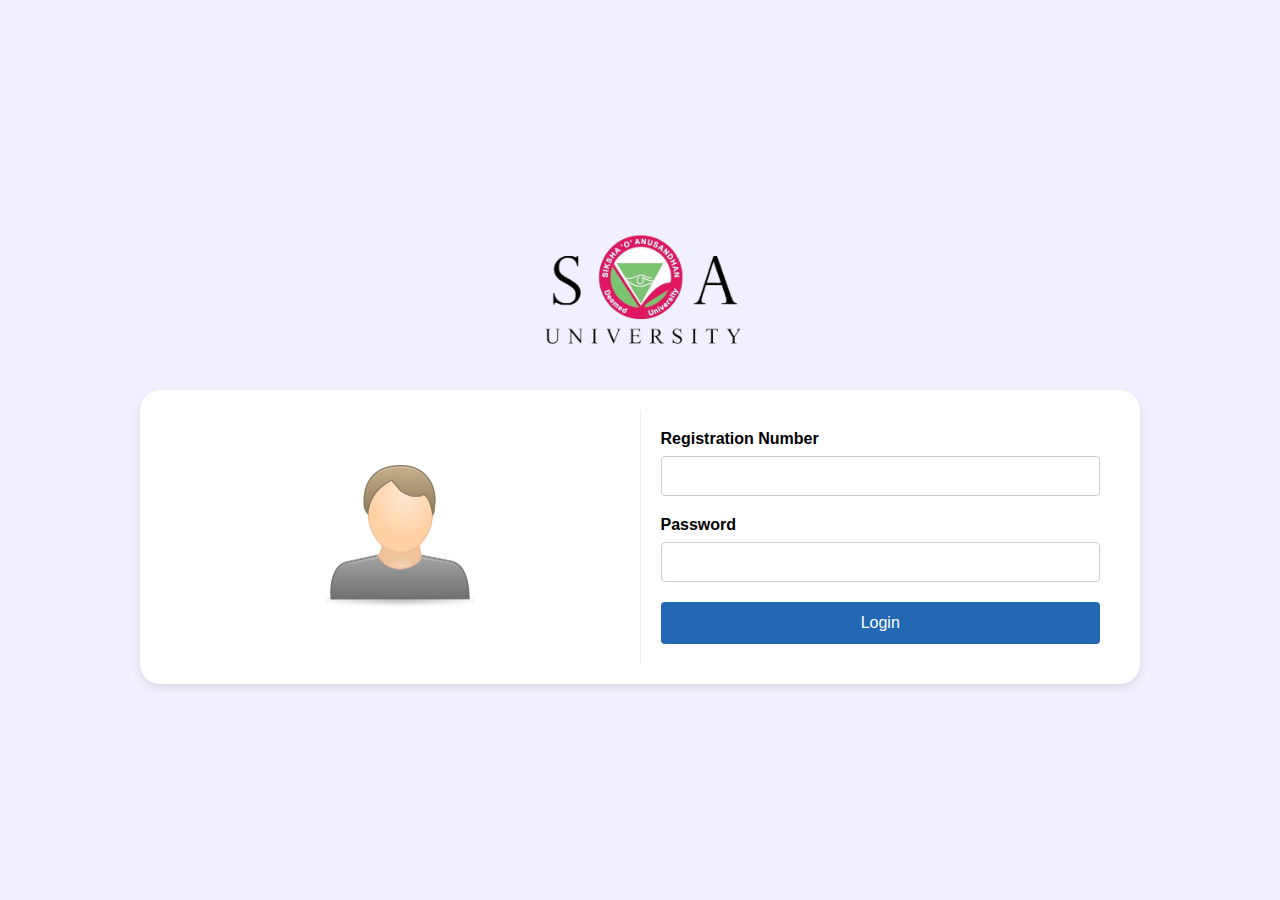
<file: Frontend/index.html>
<!DOCTYPE html>
<html lang="en">
<head>
    <meta charset="UTF-8">
    <meta name="viewport" content="width=device-width, initial-scale=1.0">
    <title>SOA University Login</title>
    <link rel="stylesheet" href="styles.css">
</head>
<body>
    <div class="container">
        <div class="header">
            <div class="logo-center">
                <!-- Placeholder for your SOA logo PNG -->
                <img src="soa logo.png" alt="SOA University Logo" class="soa-logo">
            </div>
        </div>

        <div class="login-card">
            <div class="login-left">
                <!-- Simple user icon as in the design -->
                <img src="user.png" alt="User Icon" class="user-icon">
            </div>
            <div class="login-right">
                <div class="form-group">
                    <label for="userId">Registration Number</label>
                    <input type="text" id="userId" class="form-control">
                </div>
                <div class="form-group">
                    <label for="password">Password</label>
                    <input type="password" id="password" class="form-control">
                </div>
                <button class="btn-login" id="loginBtn">Login</button>
                
            </div>
        </div>
    </div>

    <script src="scripts.js"></script>
</body>
</html>
</file>
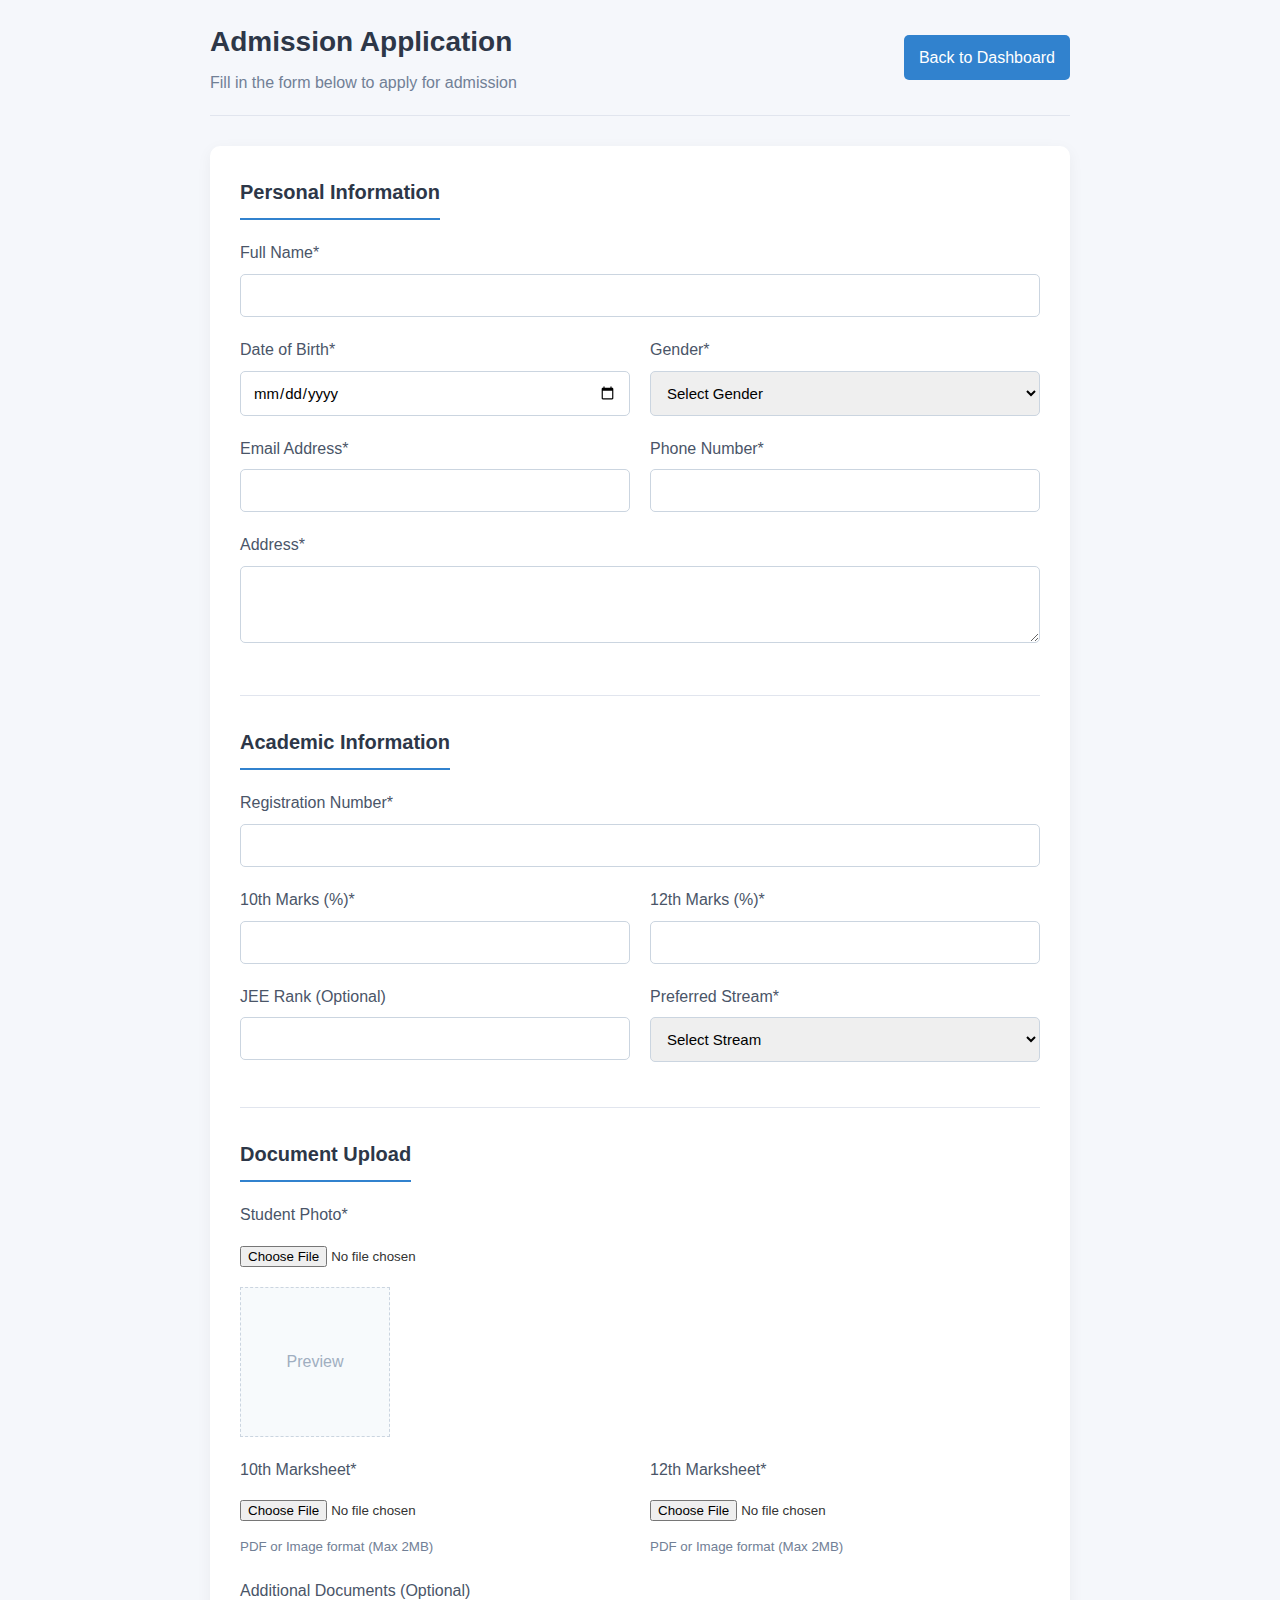
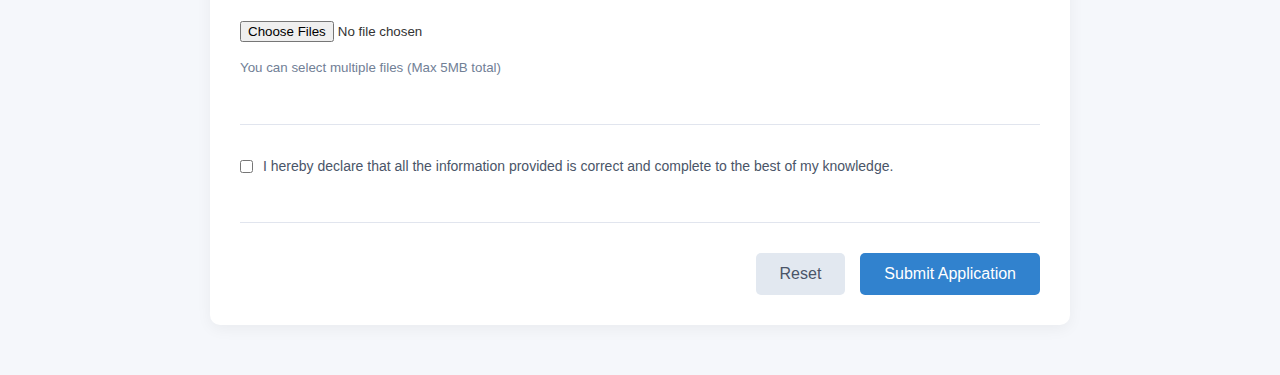
<file: Frontend/admission.html>
<!DOCTYPE html>
<html lang="en">
<head>
    <meta charset="UTF-8">
    <meta name="viewport" content="width=device-width, initial-scale=1.0">
    <title>Admission Details</title>
    <link rel="stylesheet" href="admission.css">
</head>
<body>
    <div class="container">
        <header>
            <div class="header-content">
                <h1>Admission Application</h1>
                <p>Fill in the form below to apply for admission</p>
            </div>
            <div class="home-button">
                <a href="dashboard.html">Back to Dashboard</a>
            </div>
        </header>

        <div class="form-container">
            <form id="admissionForm">
                <div class="form-section personal-info">
                    <h2>Personal Information</h2>
                    
                    <div class="form-group">
                        <label for="studentName">Full Name*</label>
                        <input type="text" id="studentName" name="studentName" required>
                    </div>
                    
                    <div class="form-row">
                        <div class="form-group">
                            <label for="dateOfBirth">Date of Birth*</label>
                            <input type="date" id="dateOfBirth" name="dateOfBirth" required>
                        </div>
                        
                        <div class="form-group">
                            <label for="gender">Gender*</label>
                            <select id="gender" name="gender" required>
                                <option value="" disabled selected>Select Gender</option>
                                <option value="male">Male</option>
                                <option value="female">Female</option>
                                <option value="other">Other</option>
                            </select>
                        </div>
                    </div>
                    
                    <div class="form-row">
                        <div class="form-group">
                            <label for="email">Email Address*</label>
                            <input type="email" id="email" name="email" required>
                        </div>
                        
                        <div class="form-group">
                            <label for="phone">Phone Number*</label>
                            <input type="tel" id="phone" name="phone" required>
                        </div>
                    </div>
                    
                    <div class="form-group">
                        <label for="address">Address*</label>
                        <textarea id="address" name="address" rows="3" required></textarea>
                    </div>
                </div>

                <div class="form-section academic-info">
                    <h2>Academic Information</h2>
                    
                    <div class="form-group">
                        <label for="registrationNumber">Registration Number*</label>
                        <input type="text" id="registrationNumber" name="registrationNumber" required>
                    </div>
                    
                    <div class="form-row">
                        <div class="form-group">
                            <label for="tenthMarks">10th Marks (%)*</label>
                            <input type="number" id="tenthMarks" name="tenthMarks" min="0" max="100" step="0.01" required>
                        </div>
                        
                        <div class="form-group">
                            <label for="twelfthMarks">12th Marks (%)*</label>
                            <input type="number" id="twelfthMarks" name="twelfthMarks" min="0" max="100" step="0.01" required>
                        </div>
                    </div>
                    
                    <div class="form-row">
                        <div class="form-group">
                            <label for="jeeRank">JEE Rank (Optional)</label>
                            <input type="number" id="jeeRank" name="jeeRank" min="1">
                        </div>
                        
                        <div class="form-group">
                            <label for="preferredStream">Preferred Stream*</label>
                            <select id="preferredStream" name="preferredStream" required>
                                <option value="" disabled selected>Select Stream</option>
                                <option value="computer_science">Computer Science & Engineering</option>
                                <option value="electronics">Electronics & Communication</option>
                                <option value="electrical">Electrical Engineering</option>
                                <option value="mechanical">Mechanical Engineering</option>
                                <option value="civil">Civil Engineering</option>
                                <option value="chemical">Chemical Engineering</option>
                                <option value="biotechnology">Biotechnology</option>
                                <option value="aerospace">Aerospace Engineering</option>
                            </select>
                        </div>
                    </div>
                </div>

                <div class="form-section documents">
                    <h2>Document Upload</h2>
                    
                    <div class="form-group">
                        <label for="studentPhoto">Student Photo*</label>
                        <div class="file-upload">
                            <input type="file" id="studentPhoto" name="studentPhoto" accept="image/*" required>
                            <div class="preview" id="photoPreview"></div>
                        </div>
                    </div>
                    
                    <div class="form-row">
                        <div class="form-group">
                            <label for="tenthMarksheet">10th Marksheet*</label>
                            <div class="file-upload">
                                <input type="file" id="tenthMarksheet" name="tenthMarksheet" accept=".pdf,.jpg,.jpeg,.png" required>
                                <small>PDF or Image format (Max 2MB)</small>
                            </div>
                        </div>
                        
                        <div class="form-group">
                            <label for="twelfthMarksheet">12th Marksheet*</label>
                            <div class="file-upload">
                                <input type="file" id="twelfthMarksheet" name="twelfthMarksheet" accept=".pdf,.jpg,.jpeg,.png" required>
                                <small>PDF or Image format (Max 2MB)</small>
                            </div>
                        </div>
                    </div>
                    
                    <div class="form-group">
                        <label for="additionalDocuments">Additional Documents (Optional)</label>
                        <div class="file-upload">
                            <input type="file" id="additionalDocuments" name="additionalDocuments" accept=".pdf,.jpg,.jpeg,.png" multiple>
                            <small>You can select multiple files (Max 5MB total)</small>
                        </div>
                    </div>
                </div>

                <div class="form-section terms">
                    <div class="form-group checkbox">
                        <input type="checkbox" id="termsAgreement" name="termsAgreement" required>
                        <label for="termsAgreement">I hereby declare that all the information provided is correct and complete to the best of my knowledge.</label>
                    </div>
                </div>

                <div class="form-actions">
                    <button type="button" class="btn-secondary" id="resetForm">Reset</button>
                    <button type="submit" class="btn-primary">Submit Application</button>
                </div>
            </form>
        </div>
    </div>

    <div id="successModal" class="modal">
        <div class="modal-content">
            <span class="close">&times;</span>
            <h2>Application Submitted!</h2>
            <p>Your admission application has been successfully submitted.</p>
            <p>Your application ID: <span id="applicationId"></span></p>
            <p>We will review your application and contact you soon.</p>
            <button class="btn-primary" id="closeModal">OK</button>
        </div>
    </div>

    <script src="admission.js"></script>
</body>
</html>
</file>
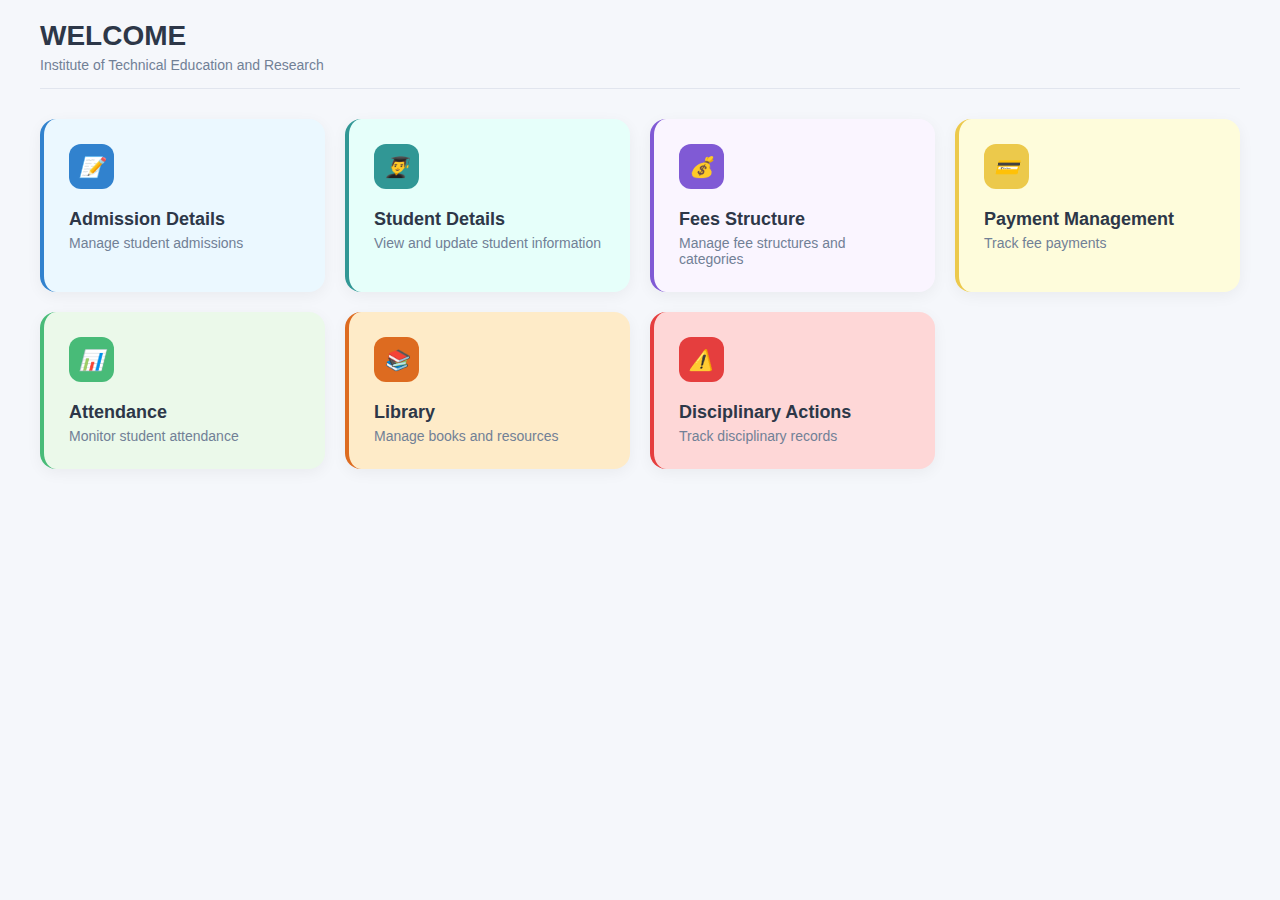
<file: Frontend/dashboard.html>
<!DOCTYPE html>
<html lang="en">
<head>
    <meta charset="UTF-8">
    <meta name="viewport" content="width=device-width, initial-scale=1.0">
    <title>DashBoard ITER-SOA</title>
    <link rel="stylesheet" href="dashboard.css">
</head>
<body>
    <div class="container">
        <header>
            <div class="header-title">
                <h1>WELCOME</h1>
                <p>Institute of Technical Education and Research</p>
            </div>
        </header>
        
        <div class="dashboard-cards">
            <div class="card admission">
                <div class="card-icon">
                    <i>📝</i>
                </div>
                <div class="card-content">
                    <h3>Admission Details</h3>
                    <p>Manage student admissions</p>
                </div>
            </div>
            
            <div class="card students">
                <div class="card-icon">
                    <i>👨‍🎓</i>
                </div>
                <div class="card-content">
                    <h3>Student Details</h3>
                    <p>View and update student information</p>
                </div>
            </div>
            
            <div class="card fees">
                <div class="card-icon">
                    <i>💰</i>
                </div>
                <div class="card-content">
                    <h3>Fees Structure</h3>
                    <p>Manage fee structures and categories</p>
                </div>
            </div>
            
            <div class="card payment">
                <div class="card-icon">
                    <i>💳</i>
                </div>
                <div class="card-content">
                    <h3>Payment Management</h3>
                    <p>Track fee payments</p>
                </div>
            </div>
            
            <div class="card attendance">
                <div class="card-icon">
                    <i>📊</i>
                </div>
                <div class="card-content">
                    <h3>Attendance</h3>
                    <p>Monitor student attendance</p>
                </div>
            </div>
            
            <div class="card library">
                <div class="card-icon">
                    <i>📚</i>
                </div>
                <div class="card-content">
                    <h3>Library</h3>
                    <p>Manage books and resources</p>
                </div>
            </div>
            
            <div class="card disciplinary">
                <div class="card-icon">
                    <i>⚠️</i>
                </div>
                <div class="card-content">
                    <h3>Disciplinary Actions</h3>
                    <p>Track disciplinary records</p>
                </div>
            </div>
        </div>
    </div>
    <script src="dashboard.js"></script>
</body>
</html>
</file>
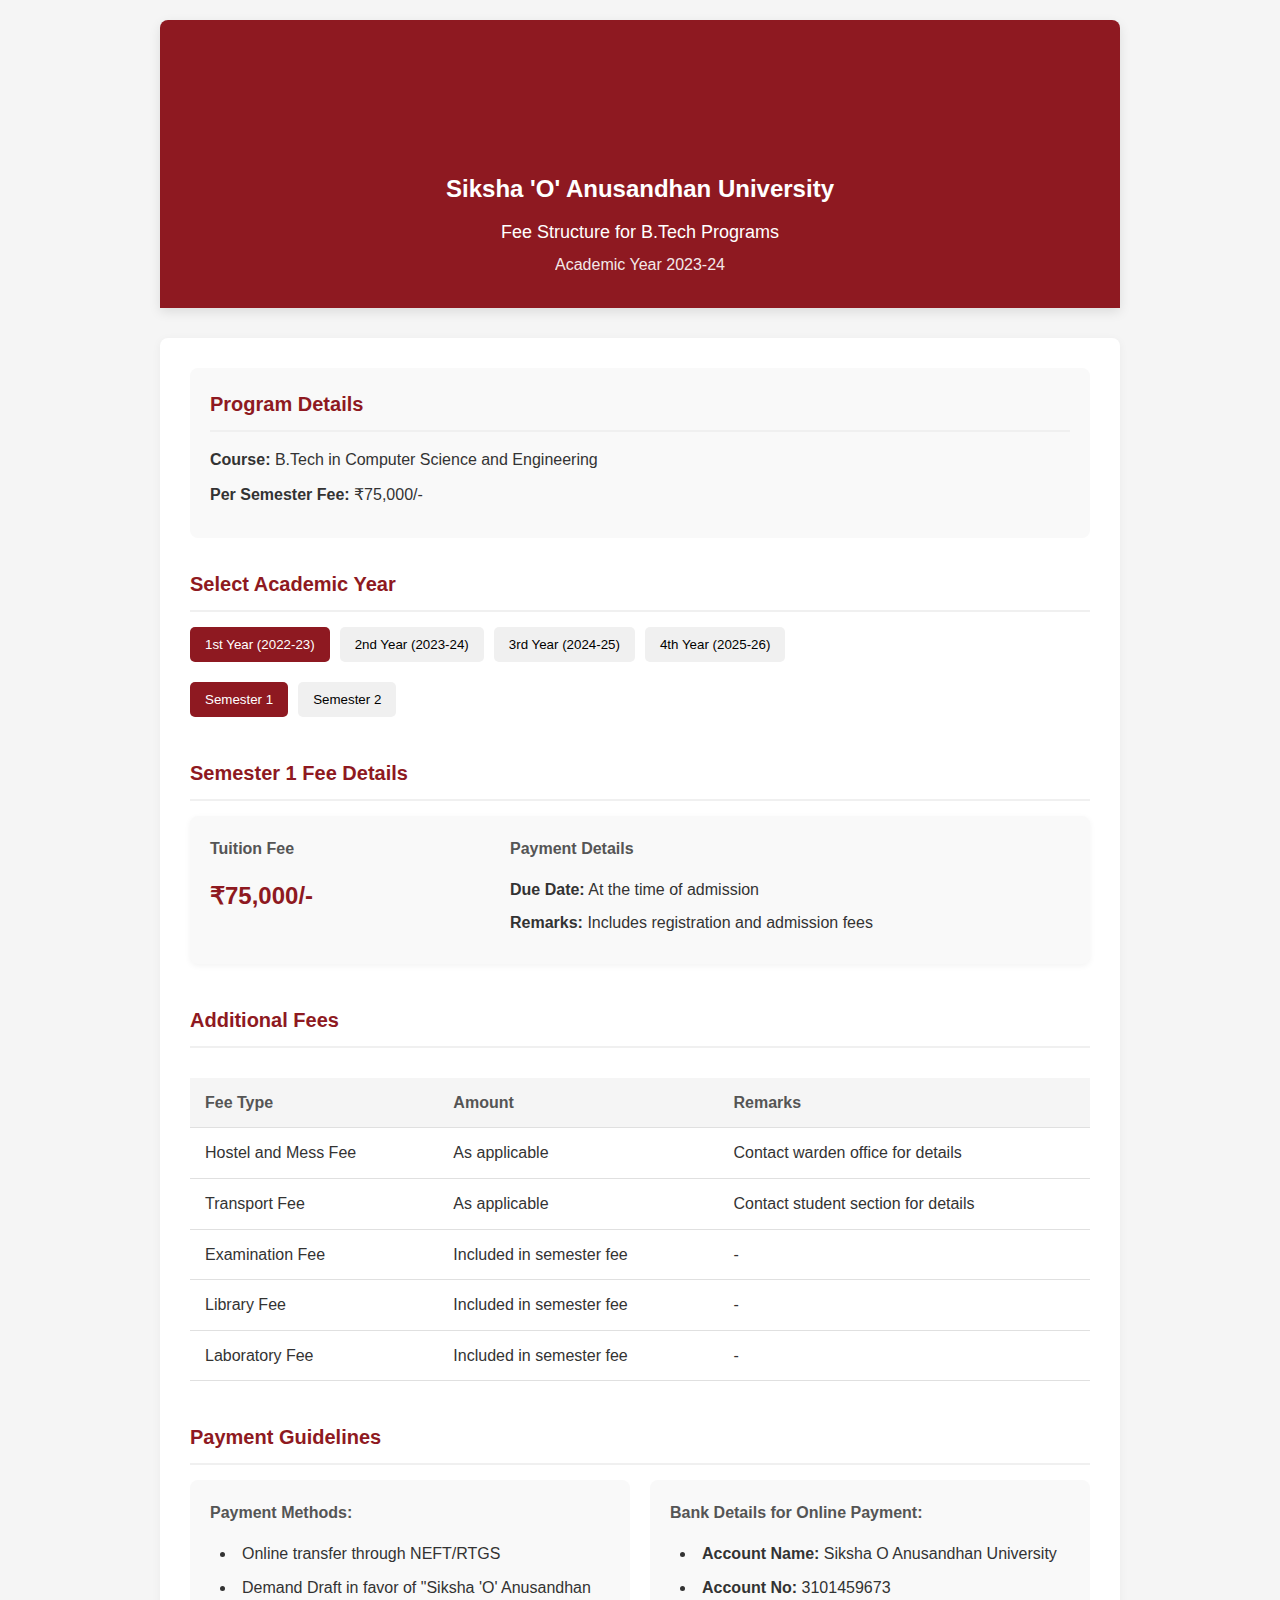
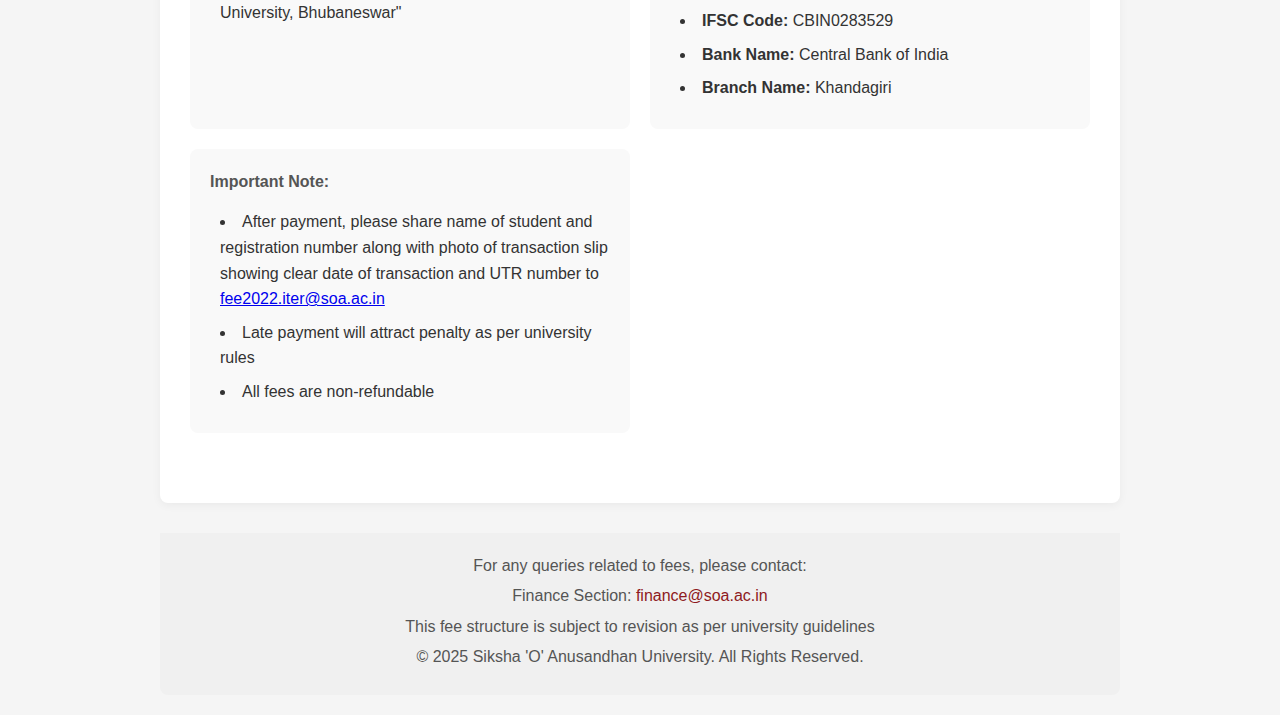
<file: Frontend/fees.html>
<!DOCTYPE html>
<html lang="en">
<head>
    <meta charset="UTF-8">
    <meta name="viewport" content="width=device-width, initial-scale=1.0">
    <title>Siksha 'O' Anusandhan University - Fee Structure</title>
    <link rel="stylesheet" href="fees.css">
</head>
<body>
    <div class="container">
        <header>
            <div class="logo-container">
                <div class="logo"></div>
            </div>
            <h1>Siksha 'O' Anusandhan University</h1>
            <h2>Fee Structure for B.Tech Programs</h2>
            <p>Academic Year 2023-24</p>
        </header>

        <main>
            <section class="program-details">
                <h3>Program Details</h3>
                <p><strong>Course:</strong> B.Tech in Computer Science and Engineering</p>
                <p><strong>Per Semester Fee:</strong> ₹75,000/-</p>
            </section>

            <section class="fee-tabs">
                <h3>Select Academic Year</h3>
                <div class="year-tabs">
                    <button class="year-tab active" data-year="first-year">1st Year (2022-23)</button>
                    <button class="year-tab" data-year="second-year">2nd Year (2023-24)</button>
                    <button class="year-tab" data-year="third-year">3rd Year (2024-25)</button>
                    <button class="year-tab" data-year="fourth-year">4th Year (2025-26)</button>
                </div>

                <div class="semester-tabs">
                    <button class="semester-tab active" data-semester="sem1">Semester 1</button>
                    <button class="semester-tab" data-semester="sem2">Semester 2</button>
                    <button class="semester-tab" data-semester="sem3">Semester 3</button>
                    <button class="semester-tab" data-semester="sem4">Semester 4</button>
                    <button class="semester-tab" data-semester="sem5">Semester 5</button>
                    <button class="semester-tab" data-semester="sem6">Semester 6</button>
                    <button class="semester-tab" data-semester="sem7">Semester 7</button>
                    <button class="semester-tab" data-semester="sem8">Semester 8</button>
                </div>
            </section>

            <section class="fee-details">
                <div id="sem1" class="semester-content active">
                    <h3>Semester 1 Fee Details</h3>
                    <div class="fee-card">
                        <div class="fee-item">
                            <h4>Tuition Fee</h4>
                            <p class="fee-amount">₹75,000/-</p>
                        </div>
                        <div class="payment-details">
                            <h4>Payment Details</h4>
                            <p><strong>Due Date:</strong> At the time of admission</p>
                            <p><strong>Remarks:</strong> Includes registration and admission fees</p>
                        </div>
                    </div>
                </div>

                <div id="sem2" class="semester-content">
                    <h3>Semester 2 Fee Details</h3>
                    <div class="fee-card">
                        <div class="fee-item">
                            <h4>Tuition Fee</h4>
                            <p class="fee-amount">₹75,000/-</p>
                        </div>
                        <div class="payment-details">
                            <h4>Payment Details</h4>
                            <p><strong>Due Date:</strong> As per notification</p>
                            <p><strong>Remarks:</strong> Even Semester</p>
                        </div>
                    </div>
                </div>

                <div id="sem3" class="semester-content">
                    <h3>Semester 3 Fee Details</h3>
                    <div class="fee-card">
                        <div class="fee-item">
                            <h4>Tuition Fee</h4>
                            <p class="fee-amount">₹75,000/-</p>
                        </div>
                        <div class="payment-details">
                            <h4>Payment Schedule</h4>
                            <div class="installment">
                                <p><strong>Installment 1:</strong> ₹25,500/-</p>
                                <p><strong>Due Date:</strong> 22.12.2023</p>
                            </div>
                            <div class="installment">
                                <p><strong>Installment 2:</strong> ₹25,000/-</p>
                                <p><strong>Due Date:</strong> 29.01.2024</p>
                            </div>
                            <div class="installment">
                                <p><strong>Installment 3:</strong> ₹24,500/-</p>
                                <p><strong>Due Date:</strong> 22.03.2024</p>
                            </div>
                            <p><strong>Remarks:</strong> Odd Semester</p>
                        </div>
                    </div>
                </div>

                <div id="sem4" class="semester-content">
                    <h3>Semester 4 Fee Details</h3>
                    <div class="fee-card">
                        <div class="fee-item">
                            <h4>Tuition Fee</h4>
                            <p class="fee-amount">₹75,000/-</p>
                        </div>
                        <div class="payment-details">
                            <h4>Payment Details</h4>
                            <p><strong>Due Date:</strong> As per notification</p>
                            <p><strong>Remarks:</strong> Even Semester</p>
                        </div>
                    </div>
                </div>

                <div id="sem5" class="semester-content">
                    <h3>Semester 5 Fee Details</h3>
                    <div class="fee-card">
                        <div class="fee-item">
                            <h4>Tuition Fee</h4>
                            <p class="fee-amount">₹75,000/-</p>
                        </div>
                        <div class="payment-details">
                            <h4>Payment Details</h4>
                            <p><strong>Due Date:</strong> As per notification</p>
                            <p><strong>Remarks:</strong> Odd Semester</p>
                        </div>
                    </div>
                </div>

                <div id="sem6" class="semester-content">
                    <h3>Semester 6 Fee Details</h3>
                    <div class="fee-card">
                        <div class="fee-item">
                            <h4>Tuition Fee</h4>
                            <p class="fee-amount">₹75,000/-</p>
                        </div>
                        <div class="payment-details">
                            <h4>Payment Details</h4>
                            <p><strong>Due Date:</strong> As per notification</p>
                            <p><strong>Remarks:</strong> Even Semester</p>
                        </div>
                    </div>
                </div>

                <div id="sem7" class="semester-content">
                    <h3>Semester 7 Fee Details</h3>
                    <div class="fee-card">
                        <div class="fee-item">
                            <h4>Tuition Fee</h4>
                            <p class="fee-amount">₹75,000/-</p>
                        </div>
                        <div class="payment-details">
                            <h4>Payment Details</h4>
                            <p><strong>Due Date:</strong> As per notification</p>
                            <p><strong>Remarks:</strong> Odd Semester</p>
                        </div>
                    </div>
                </div>

                <div id="sem8" class="semester-content">
                    <h3>Semester 8 Fee Details</h3>
                    <div class="fee-card">
                        <div class="fee-item">
                            <h4>Tuition Fee</h4>
                            <p class="fee-amount">₹75,000/-</p>
                        </div>
                        <div class="payment-details">
                            <h4>Payment Details</h4>
                            <p><strong>Due Date:</strong> As per notification</p>
                            <p><strong>Remarks:</strong> Even Semester</p>
                        </div>
                    </div>
                </div>
            </section>

            <section class="additional-fees">
                <h3>Additional Fees</h3>
                <div class="additional-fees-table">
                    <table>
                        <thead>
                            <tr>
                                <th>Fee Type</th>
                                <th>Amount</th>
                                <th>Remarks</th>
                            </tr>
                        </thead>
                        <tbody>
                            <tr>
                                <td>Hostel and Mess Fee</td>
                                <td>As applicable</td>
                                <td>Contact warden office for details</td>
                            </tr>
                            <tr>
                                <td>Transport Fee</td>
                                <td>As applicable</td>
                                <td>Contact student section for details</td>
                            </tr>
                            <tr>
                                <td>Examination Fee</td>
                                <td>Included in semester fee</td>
                                <td>-</td>
                            </tr>
                            <tr>
                                <td>Library Fee</td>
                                <td>Included in semester fee</td>
                                <td>-</td>
                            </tr>
                            <tr>
                                <td>Laboratory Fee</td>
                                <td>Included in semester fee</td>
                                <td>-</td>
                            </tr>
                        </tbody>
                    </table>
                </div>
            </section>

            <section class="payment-guidelines">
                <h3>Payment Guidelines</h3>
                <div class="guidelines-content">
                    <div class="payment-methods">
                        <h4>Payment Methods:</h4>
                        <ul>
                            <li>Online transfer through NEFT/RTGS</li>
                            <li>Demand Draft in favor of "Siksha 'O' Anusandhan University, Bhubaneswar"</li>
                        </ul>
                    </div>

                    <div class="bank-details">
                        <h4>Bank Details for Online Payment:</h4>
                        <ul>
                            <li><strong>Account Name:</strong> Siksha O Anusandhan University</li>
                            <li><strong>Account No:</strong> 3101459673</li>
                            <li><strong>IFSC Code:</strong> CBIN0283529</li>
                            <li><strong>Bank Name:</strong> Central Bank of India</li>
                            <li><strong>Branch Name:</strong> Khandagiri</li>
                        </ul>
                    </div>

                    <div class="important-note">
                        <h4>Important Note:</h4>
                        <ul>
                            <li>After payment, please share name of student and registration number along with photo of transaction slip showing clear date of transaction and UTR number to <a href="mailto:fee2022.iter@soa.ac.in">fee2022.iter@soa.ac.in</a></li>
                            <li>Late payment will attract penalty as per university rules</li>
                            <li>All fees are non-refundable</li>
                        </ul>
                    </div>
                </div>
            </section>
        </main>

        <footer>
            <p>For any queries related to fees, please contact:</p>
            <p>Finance Section: <a href="mailto:finance@soa.ac.in">finance@soa.ac.in</a></p>
            <p>This fee structure is subject to revision as per university guidelines</p>
            <p>&copy; 2025 Siksha 'O' Anusandhan University. All Rights Reserved.</p>
        </footer>
    </div>

    <script src="fees.js"></script>
</body>
</html>
</file>
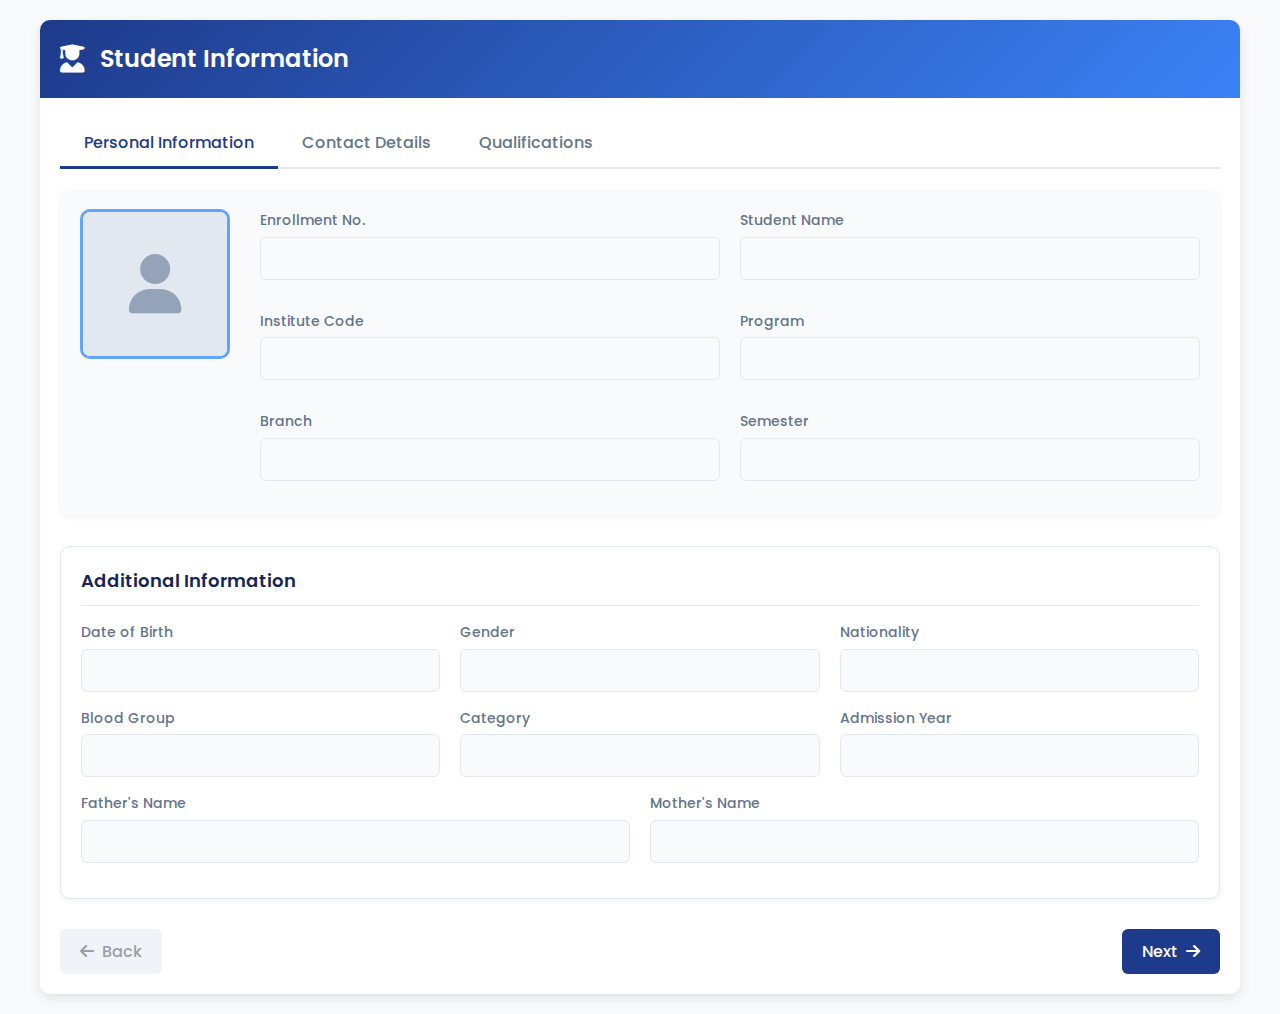
<file: Frontend/student.html>
<!DOCTYPE html>
<html lang="en">
<head>
    <meta charset="UTF-8">
    <meta name="viewport" content="width=device-width, initial-scale=1.0">
    <title>Student Information System</title>
    <link rel="stylesheet" href="student.css">
    <link rel="stylesheet" href="https://cdnjs.cloudflare.com/ajax/libs/font-awesome/6.4.0/css/all.min.css">
</head>
<body>
    <div class="container">
        <header>
            <div class="header-content">
                <i class="fas fa-user-graduate header-icon"></i>
                <h1>Student Information</h1>
            </div>
        </header>

        <div class="tab-container">
            <div class="tabs">
                <button class="tab-btn active" data-tab="personal">Personal Information</button>
                <button class="tab-btn" data-tab="contact">Contact Details</button>
                <button class="tab-btn" data-tab="qualifications">Qualifications</button>
            </div>

            <!-- Personal Information Tab -->
            <div class="tab-content active" id="personal">
                <div class="student-profile">
                    <div class="profile-photo">
                        <div class="photo-placeholder">
                            <i class="fas fa-user"></i>
                        </div>
                    </div>
                    <div class="profile-details">
                        <div class="detail-row">
                            <div class="detail-group">
                                <label>Enrollment No.</label>
                                <input type="text" readonly>
                            </div>
                            <div class="detail-group">
                                <label>Student Name</label>
                                <input type="text" readonly>
                            </div>
                        </div>
                        <div class="detail-row">
                            <div class="detail-group">
                                <label>Institute Code</label>
                                <input type="text" readonly>
                            </div>
                            <div class="detail-group">
                                <label>Program</label>
                                <input type="text" readonly>
                            </div>
                        </div>
                        <div class="detail-row">
                            <div class="detail-group">
                                <label>Branch</label>
                                <input type="text" readonly>
                            </div>
                            <div class="detail-group">
                                <label>Semester</label>
                                <input type="text" readonly>
                            </div>
                        </div>
                    </div>
                </div>

                <div class="details-section">
                    <h3>Additional Information</h3>
                    <div class="detail-row">
                        <div class="detail-group">
                            <label>Date of Birth</label>
                            <input type="text" readonly>
                        </div>
                        <div class="detail-group">
                            <label>Gender</label>
                            <input type="text" readonly>
                        </div>
                        <div class="detail-group">
                            <label>Nationality</label>
                            <input type="text" readonly>
                        </div>
                    </div>
                    <div class="detail-row">
                        <div class="detail-group">
                            <label>Blood Group</label>
                            <input type="text" readonly>
                        </div>
                        <div class="detail-group">
                            <label>Category</label>
                            <input type="text" readonly>
                        </div>
                        <div class="detail-group">
                            <label>Admission Year</label>
                            <input type="text" readonly>
                        </div>
                    </div>
                    <div class="detail-row">
                        <div class="detail-group">
                            <label>Father's Name</label>
                            <input type="text" readonly>
                        </div>
                        <div class="detail-group">
                            <label>Mother's Name</label>
                            <input type="text" readonly>
                        </div>
                    </div>
                </div>
            </div>

            <!-- Contact Information Tab -->
            <div class="tab-content" id="contact">
                <div class="details-section">
                    <h3>Student Contact Details</h3>
                    <div class="detail-row">
                        <div class="detail-group">
                            <label>Cell / Mobile</label>
                            <input type="text" readonly>
                        </div>
                        <div class="detail-group">
                            <label>Telephone No</label>
                            <input type="text" readonly>
                        </div>
                        <div class="detail-group">
                            <label>Email ID</label>
                            <input type="text" readonly>
                        </div>
                    </div>
                </div>

                <div class="details-section">
                    <h3>Parent Contact Details</h3>
                    <div class="detail-row">
                        <div class="detail-group">
                            <label>Cell / Mobile</label>
                            <input type="text" readonly>
                        </div>
                        <div class="detail-group">
                            <label>Telephone No</label>
                            <input type="text" readonly>
                        </div>
                        <div class="detail-group">
                            <label>Email</label>
                            <input type="text" readonly>
                        </div>
                    </div>
                </div>

                <div class="details-section">
                    <h3>Correspondence Address</h3>
                    <div class="detail-row">
                        <div class="detail-group">
                            <label>Address Line 1</label>
                            <input type="text" readonly>
                        </div>
                        <div class="detail-group">
                            <label>Address Line 2</label>
                            <input type="text" readonly>
                        </div>
                    </div>
                    <div class="detail-row">
                        <div class="detail-group">
                            <label>City</label>
                            <input type="text" readonly>
                        </div>
                        <div class="detail-group">
                            <label>Postal Code</label>
                            <input type="text" readonly>
                        </div>
                        <div class="detail-group">
                            <label>State</label>
                            <input type="text" readonly>
                        </div>
                    </div>
                </div>

                <div class="details-section">
                    <h3>Permanent Address</h3>
                    <div class="detail-row">
                        <div class="detail-group">
                            <label>Address Line 1</label>
                            <input type="text" readonly>
                        </div>
                        <div class="detail-group">
                            <label>Address Line 2</label>
                            <input type="text" readonly>
                        </div>
                    </div>
                    <div class="detail-row">
                        <div class="detail-group">
                            <label>City</label>
                            <input type="text" readonly>
                        </div>
                        <div class="detail-group">
                            <label>Postal Code</label>
                            <input type="text" readonly>
                        </div>
                        <div class="detail-group">
                            <label>State</label>
                            <input type="text" readonly>
                        </div>
                    </div>
                </div>
            </div>

            <!-- Qualifications Tab -->
            <div class="tab-content" id="qualifications">
                <div class="details-section">
                    <h3>Academic Qualifications</h3>
                    <div class="table-container">
                        <table class="qualifications-table">
                            <thead>
                                <tr>
                                    <th>Qualification</th>
                                    <th>Board/University</th>
                                    <th>Year of Passing</th>
                                    <th>Percentage</th>
                                    <th>Grade</th>
                                </tr>
                            </thead>
                            <tbody>
                                <tr>
                                    <td></td>
                                    <td></td>
                                    <td></td>
                                    <td></td>
                                    <td></td>
                                </tr>
                                <tr>
                                    <td></td>
                                    <td></td>
                                    <td></td>
                                    <td></td>
                                    <td></td>
                                </tr>
                                <tr>
                                    <td></td>
                                    <td></td>
                                    <td></td>
                                    <td></td>
                                    <td></td>
                                </tr>
                            </tbody>
                        </table>
                    </div>
                </div>
            </div>
        </div>

        <div class="button-container">
            <button class="action-btn" id="back-btn"><i class="fas fa-arrow-left"></i> Back</button>
            <button class="action-btn primary" id="next-btn">Next <i class="fas fa-arrow-right"></i></button>
        </div>
    </div>

    <script src="student.js"></script>
</body>
</html>
</file>
<file: Frontend/styles.css>
/* styles.css */
body {
    margin: 0;
    padding: 0;
    font-family: Arial, sans-serif;
    background-color: #f0f0ff;
    display: flex;
    justify-content: center;
    align-items: center;
    min-height: 100vh;
}

.container {
    width: 100%;
    max-width: 1000px;
    margin: 0 auto;
    padding: 20px;
}

.header {
    text-align: center;
    margin-bottom: 20px;
}

.soa-logo {
    max-width: 300px;
    height: auto;
}

.login-card {
    background-color: white;
    border-radius: 20px;
    box-shadow: 0 4px 8px rgba(0, 0, 0, 0.1);
    padding: 20px;
    display: flex;
}

.login-left {
    flex: 1;
    display: flex;
    justify-content: center;
    align-items: center;
    padding: 20px;
    border-right: 1px solid #eee;
}

.user-icon {
    max-width: 150px;
    opacity: 0.7;
}

.login-right {
    flex: 1;
    padding: 20px;
}

.form-group {
    margin-bottom: 20px;
}

.form-group label {
    display: block;
    font-weight: bold;
    margin-bottom: 8px;
    font-size: 16px;
}

.form-control {
    width: 100%;
    padding: 10px;
    border: 1px solid #ccc;
    border-radius: 4px;
    font-size: 16px;
    box-sizing: border-box;
}

.btn-login {
    background-color: #2268b2;
    color: white;
    border: none;
    border-radius: 4px;
    padding: 12px;
    font-size: 16px;
    width: 100%;
    cursor: pointer;
}

.footer {
    text-align: center;
    margin-top: 20px;
}

.footer a {
    color: #2268b2;
    text-decoration: none;
}

/* Responsive adjustments */
@media (max-width: 768px) {
    .login-card {
        flex-direction: column;
    }
    
    .login-left {
        border-right: none;
        border-bottom: 1px solid #eee;
        padding-bottom: 20px;
        margin-bottom: 20px;
    }
}
</file>
<file: Frontend/admission.css>
/* Global Styles */
* {
    margin: 0;
    padding: 0;
    box-sizing: border-box;
    font-family: 'Segoe UI', Tahoma, Geneva, Verdana, sans-serif;
}

body {
    background-color: #f5f7fb;
    color: #333;
    line-height: 1.6;
}

.container {
    max-width: 900px;
    margin: 0 auto;
    padding: 20px;
}

/* Header Styles */
header {
    display: flex;
    justify-content: space-between;
    align-items: center;
    padding-bottom: 20px;
    margin-bottom: 30px;
    border-bottom: 1px solid #e1e5ee;
}

.header-content h1 {
    color: #2d3748;
    font-size: 28px;
    margin-bottom: 5px;
}

.header-content p {
    color: #718096;
}

.home-button a {
    display: inline-block;
    padding: 10px 15px;
    background-color: #3182ce;
    color: white;
    text-decoration: none;
    border-radius: 5px;
    transition: background-color 0.3s ease;
}

.home-button a:hover {
    background-color: #2c5282;
}

/* Form Styles */
.form-container {
    background-color: white;
    border-radius: 10px;
    box-shadow: 0 4px 15px rgba(0, 0, 0, 0.05);
    padding: 30px;
    margin-bottom: 30px;
}

.form-section {
    margin-bottom: 30px;
    padding-bottom: 25px;
    border-bottom: 1px solid #e1e5ee;
}

.form-section:last-child {
    border-bottom: none;
}

.form-section h2 {
    color: #2d3748;
    font-size: 20px;
    margin-bottom: 20px;
    padding-bottom: 10px;
    border-bottom: 2px solid #3182ce;
    display: inline-block;
}

.form-row {
    display: flex;
    flex-wrap: wrap;
    gap: 20px;
}

.form-row .form-group {
    flex: 1;
    min-width: 200px;
}

.form-group {
    margin-bottom: 20px;
}

label {
    display: block;
    margin-bottom: 8px;
    font-weight: 500;
    color: #4a5568;
}

input[type="text"],
input[type="email"],
input[type="tel"],
input[type="date"],
input[type="number"],
select,
textarea {
    width: 100%;
    padding: 12px;
    border: 1px solid #cbd5e0;
    border-radius: 5px;
    font-size: 15px;
    transition: border-color 0.3s ease;
}

input:focus,
select:focus,
textarea:focus {
    border-color: #3182ce;
    outline: none;
    box-shadow: 0 0 0 3px rgba(49, 130, 206, 0.1);
}

/* File Upload Styles */
.file-upload {
    margin-top: 5px;
}

.file-upload input[type="file"] {
    padding: 10px 0;
}

.file-upload small {
    display: block;
    color: #718096;
    margin-top: 5px;
}

.preview {
    width: 150px;
    height: 150px;
    border: 1px dashed #cbd5e0;
    margin-top: 10px;
    display: flex;
    align-items: center;
    justify-content: center;
    background-color: #f7fafc;
    color: #a0aec0;
    position: relative;
    overflow: hidden;
}

.preview img {
    max-width: 100%;
    max-height: 100%;
    object-fit: cover;
}

.preview::after {
    content: 'Preview';
    position: absolute;
    top: 50%;
    left: 50%;
    transform: translate(-50%, -50%);
    color: #a0aec0;
}

.preview.has-image::after {
    content: '';
}

/* Checkbox Styles */
.checkbox {
    display: flex;
    align-items: flex-start;
    gap: 10px;
}

.checkbox input {
    margin-top: 5px;
}

.checkbox label {
    margin-bottom: 0;
    font-size: 14px;
}

/* Button Styles */
.form-actions {
    display: flex;
    justify-content: flex-end;
    gap: 15px;
    margin-top: 30px;
}

button {
    padding: 12px 24px;
    border: none;
    border-radius: 5px;
    font-size: 16px;
    font-weight: 500;
    cursor: pointer;
    transition: all 0.3s ease;
}

.btn-primary {
    background-color: #3182ce;
    color: white;
}

.btn-primary:hover {
    background-color: #2c5282;
}

.btn-secondary {
    background-color: #e2e8f0;
    color: #4a5568;
}

.btn-secondary:hover {
    background-color: #cbd5e0;
}

/* Modal Styles */
.modal {
    display: none;
    position: fixed;
    z-index: 1000;
    left: 0;
    top: 0;
    width: 100%;
    height: 100%;
    background-color: rgba(0, 0, 0, 0.5);
    overflow: auto;
}

.modal-content {
    background-color: #fff;
    margin: 10% auto;
    padding: 30px;
    border-radius: 10px;
    box-shadow: 0 4px 20px rgba(0, 0, 0, 0.15);
    max-width: 500px;
    text-align: center;
    position: relative;
}

.close {
    position: absolute;
    top: 15px;
    right: 20px;
    font-size: 28px;
    font-weight: bold;
    color: #a0aec0;
    cursor: pointer;
}

.close:hover {
    color: #4a5568;
}

.modal h2 {
    color: #2d3748;
    margin-bottom: 20px;
}

.modal p {
    margin-bottom: 15px;
    color: #4a5568;
}

#applicationId {
    font-weight: bold;
    color: #3182ce;
}

.modal button {
    margin-top: 20px;
}

/* Responsive Adjustments */
@media (max-width: 768px) {
    .form-row {
        flex-direction: column;
        gap: 0;
    }
    
    .form-row .form-group {
        min-width: 100%;
    }
    
    .form-actions {
        flex-direction: column-reverse;
    }
    
    .form-actions button {
        width: 100%;
    }
    
    .modal-content {
        margin: 20% auto;
        width: 90%;
    }
}
</file>
<file: Frontend/dashboard.css>
* {
    margin: 0;
    padding: 0;
    box-sizing: border-box;
    font-family: 'Segoe UI', Tahoma, Geneva, Verdana, sans-serif;
}

body {
    background-color: #f5f7fb;
    padding: 20px;
    min-height: 100vh;
}

.container {
    max-width: 1200px;
    margin: 0 auto;
}

header {
    display: flex;
    justify-content: space-between;
    align-items: center;
    margin-bottom: 30px;
    padding-bottom: 15px;
    border-bottom: 1px solid #e1e5ee;
}

.header-title h1 {
    font-size: 28px;
    color: #2d3748;
    margin-bottom: 5px;
}

.header-title p {
    color: #718096;
    font-size: 14px;
}

.dashboard-cards {
    display: grid;
    grid-template-columns: repeat(auto-fill, minmax(250px, 1fr));
    gap: 20px;
    margin-bottom: 30px;
}

.card {
    background-color: white;
    border-radius: 16px;
    padding: 25px;
    box-shadow: 0 4px 15px rgba(0, 0, 0, 0.05);
    transition: all 0.3s ease;
    cursor: pointer;
    position: relative;
    overflow: hidden;
    min-height: 120px;
    display: flex;
    flex-direction: column;
}

.card:hover {
    transform: translateY(-5px);
    box-shadow: 0 8px 25px rgba(0, 0, 0, 0.1);
}

.card:active {
    transform: scale(0.97);
    box-shadow: 0 2px 10px rgba(0, 0, 0, 0.05);
}

.card-icon {
    margin-bottom: 20px;
    width: 45px;
    height: 45px;
    border-radius: 12px;
    display: flex;
    align-items: center;
    justify-content: center;
    font-size: 20px;
    color: white;
}

.card-content h3 {
    font-size: 18px;
    font-weight: 600;
    color: #2d3748;
    margin-bottom: 5px;
}

.card-content p {
    font-size: 14px;
    color: #718096;
}

/* Removed stats styling */

.admission {
    background-color: #ebf8ff;
    border-left: 4px solid #3182ce;
}

.admission .card-icon {
    background-color: #3182ce;
}

.students {
    background-color: #e6fffa;
    border-left: 4px solid #319795;
}

.students .card-icon {
    background-color: #319795;
}

.fees {
    background-color: #faf5ff;
    border-left: 4px solid #805ad5;
}

.fees .card-icon {
    background-color: #805ad5;
}

.payment {
    background-color: #fefcdb;
    border-left: 4px solid #ecc94b;
}

.payment .card-icon {
    background-color: #ecc94b;
}

.attendance {
    background-color: #ebf9ea;
    border-left: 4px solid #48bb78;
}

.attendance .card-icon {
    background-color: #48bb78;
}

.library {
    background-color: #feebc8;
    border-left: 4px solid #dd6b20;
}

.library .card-icon {
    background-color: #dd6b20;
}

.disciplinary {
    background-color: #fed7d7;
    border-left: 4px solid #e53e3e;
}

.disciplinary .card-icon {
    background-color: #e53e3e;
}

.card::after {
    content: '';
    position: absolute;
    top: -50%;
    right: -50%;
    width: 200px;
    height: 200px;
    background-color: rgba(255, 255, 255, 0.1);
    border-radius: 50%;
    transform: scale(0);
    transition: transform 0.8s ease;
}

.card:hover::after {
    transform: scale(1);
}

@media (max-width: 768px) {
    .dashboard-cards {
        grid-template-columns: repeat(auto-fill, minmax(200px, 1fr));
    }
}
</file>
<file: Frontend/student.css>
@import url('https://fonts.googleapis.com/css2?family=Poppins:wght@300;400;500;600;700&display=swap');

* {
    margin: 0;
    padding: 0;
    box-sizing: border-box;
    font-family: 'Poppins', sans-serif;
}

:root {
    --primary-color: #1e3a8a;
    --secondary-color: #3b82f6;
    --accent-color: #60a5fa;
    --light-color: #f0f9ff;
    --dark-color: #172554;
    --border-color: #e2e8f0;
    --shadow-color: rgba(0, 0, 0, 0.1);
}

body {
    background-color: #f8fafc;
    color: #334155;
    line-height: 1.6;
}

.container {
    max-width: 1200px;
    margin: 0 auto;
    padding: 20px;
    background-color: white;
    border-radius: 10px;
    box-shadow: 0 4px 12px var(--shadow-color);
    margin-top: 20px;
    margin-bottom: 20px;
}

/* Header Styles */
header {
    background: linear-gradient(135deg, var(--primary-color), var(--secondary-color));
    color: white;
    padding: 20px;
    border-radius: 10px 10px 0 0;
    margin: -20px -20px 20px -20px;
}

.header-content {
    display: flex;
    align-items: center;
    gap: 15px;
}

.header-icon {
    font-size: 28px;
}

header h1 {
    font-weight: 600;
    font-size: 24px;
    margin: 0;
}

/* Tab Navigation */
.tab-container {
    margin-bottom: 20px;
}

.tabs {
    display: flex;
    border-bottom: 2px solid var(--border-color);
    margin-bottom: 20px;
}

.tab-btn {
    background: none;
    border: none;
    padding: 12px 24px;
    cursor: pointer;
    font-size: 16px;
    font-weight: 500;
    color: #64748b;
    position: relative;
    transition: all 0.3s ease;
}

.tab-btn:hover {
    color: var(--primary-color);
}

.tab-btn.active {
    color: var(--primary-color);
}

.tab-btn.active::after {
    content: '';
    position: absolute;
    bottom: -2px;
    left: 0;
    width: 100%;
    height: 3px;
    background-color: var(--primary-color);
}

.tab-content {
    display: none;
    animation: fadeIn 0.5s;
}

.tab-content.active {
    display: block;
}

@keyframes fadeIn {
    from { opacity: 0; }
    to { opacity: 1; }
}

/* Profile Section */
.student-profile {
    display: flex;
    gap: 30px;
    margin-bottom: 30px;
    padding: 20px;
    background-color: #f8fafc;
    border-radius: 10px;
    box-shadow: 0 2px 6px rgba(0, 0, 0, 0.05);
}

.profile-photo {
    width: 150px;
    height: 150px;
    border-radius: 10px;
    overflow: hidden;
    border: 3px solid var(--accent-color);
    background-color: white;
}

.photo-placeholder {
    width: 100%;
    height: 100%;
    display: flex;
    align-items: center;
    justify-content: center;
    background-color: #e2e8f0;
}

.photo-placeholder i {
    font-size: 60px;
    color: #94a3b8;
}

.profile-details {
    flex: 1;
    display: flex;
    flex-direction: column;
    gap: 15px;
}

/* Detail Sections */
.details-section {
    margin-bottom: 30px;
    padding: 20px;
    border-radius: 10px;
    background-color: white;
    box-shadow: 0 2px 6px rgba(0, 0, 0, 0.05);
    border: 1px solid var(--border-color);
}

.details-section h3 {
    margin-bottom: 15px;
    color: var(--dark-color);
    font-size: 18px;
    font-weight: 600;
    border-bottom: 1px solid var(--border-color);
    padding-bottom: 10px;
}

.detail-row {
    display: flex;
    flex-wrap: wrap;
    gap: 20px;
    margin-bottom: 15px;
}

.detail-group {
    flex: 1;
    min-width: 200px;
}

.detail-group label {
    display: block;
    font-size: 14px;
    margin-bottom: 5px;
    color: #64748b;
    font-weight: 500;
}

.detail-group input {
    width: 100%;
    padding: 10px;
    border: 1px solid #e2e8f0;
    border-radius: 6px;
    background-color: #f8fafc;
    font-size: 14px;
    color: #334155;
}

/* Table Styles */
.table-container {
    overflow-x: auto;
}

.qualifications-table {
    width: 100%;
    border-collapse: collapse;
}

.qualifications-table th,
.qualifications-table td {
    padding: 12px 15px;
    text-align: left;
    border-bottom: 1px solid var(--border-color);
}

.qualifications-table th {
    background-color: #f1f5f9;
    font-weight: 600;
    color: var(--dark-color);
}

.qualifications-table tr:nth-child(even) {
    background-color: #f8fafc;
}

.qualifications-table tr:hover {
    background-color: #e0f2fe;
}

.qualifications-table td {
    height: 46px;
}

/* Button Styles */
.button-container {
    display: flex;
    justify-content: space-between;
    margin-top: 30px;
}

.action-btn {
    display: flex;
    align-items: center;
    padding: 10px 20px;
    border: none;
    border-radius: 6px;
    cursor: pointer;
    font-size: 16px;
    font-weight: 500;
    transition: all 0.3s ease;
    gap: 8px;
    background-color: #e2e8f0;
    color: #334155;
}

.action-btn:hover {
    background-color: #cbd5e1;
}

.action-btn.primary {
    background-color: var(--primary-color);
    color: white;
}

.action-btn.primary:hover {
    background-color: #1e40af;
}

/* Responsive adjustments */
@media (max-width: 768px) {
    .student-profile {
        flex-direction: column;
        align-items: center;
    }
    
    .profile-photo {
        margin-bottom: 15px;
    }
    
    .tab-btn {
        padding: 10px 15px;
        font-size: 14px;
    }
    
    .details-section {
        padding: 15px;
    }
    
    .detail-group {
        min-width: 100%;
    }
}
</file>
<file: Frontend/fees.css>
/* Reset and Base Styles */
* {
    margin: 0;
    padding: 0;
    box-sizing: border-box;
    font-family: 'Segoe UI', Tahoma, Geneva, Verdana, sans-serif;
}

body {
    background-color: #f5f5f5;
    color: #333;
    line-height: 1.6;
}

.container {
    max-width: 1000px;
    margin: 0 auto;
    padding: 20px;
}

/* Header Styles */
header {
    background-color: #8e1921;
    color: white;
    padding: 30px 0;
    text-align: center;
    border-radius: 8px 8px 0 0;
    margin-bottom: 30px;
    box-shadow: 0 4px 12px rgba(0, 0, 0, 0.1);
    position: relative;
}

.logo-container {
    position: relative;
    height: 100px;
    margin-bottom: 20px;
}

.logo {
    width: 100px;
    height: 100px;
    background-image: url('https://www.soa.ac.in/assets/images/logo.png');
    background-size: contain;
    background-repeat: no-repeat;
    background-position: center;
    margin: 0 auto;
    position: relative;
}

header h1 {
    font-size: 24px;
    margin-bottom: 10px;
}

header h2 {
    font-size: 18px;
    margin-bottom: 5px;
    font-weight: 500;
}

header p {
    font-size: 16px;
    opacity: 0.9;
}

/* Main Content Styles */
main {
    background-color: white;
    padding: 30px;
    border-radius: 8px;
    box-shadow: 0 2px 10px rgba(0, 0, 0, 0.05);
    margin-bottom: 30px;
}

section {
    margin-bottom: 40px;
}

section h3 {
    font-size: 20px;
    color: #8e1921;
    margin-bottom: 15px;
    padding-bottom: 10px;
    border-bottom: 2px solid #f0f0f0;
}

.program-details {
    background-color: #f9f9f9;
    padding: 20px;
    border-radius: 8px;
    margin-bottom: 30px;
}

.program-details p {
    margin-bottom: 10px;
}

/* Tab Navigation Styles */
.year-tabs, .semester-tabs {
    display: flex;
    flex-wrap: wrap;
    gap: 10px;
    margin-bottom: 20px;
}

.year-tab, .semester-tab {
    padding: 10px 15px;
    background-color: #f0f0f0;
    border: none;
    border-radius: 5px;
    cursor: pointer;
    transition: all 0.3s ease;
    font-weight: 500;
}

.year-tab:hover, .semester-tab:hover {
    background-color: #e0e0e0;
}

.year-tab.active, .semester-tab.active {
    background-color: #8e1921;
    color: white;
}

/* Fee Content Styles */
.semester-content {
    display: none;
    animation: fadeIn 0.5s ease;
}

.semester-content.active {
    display: block;
}

@keyframes fadeIn {
    from { opacity: 0; transform: translateY(10px); }
    to { opacity: 1; transform: translateY(0); }
}

.fee-card {
    display: flex;
    flex-wrap: wrap;
    gap: 20px;
    background-color: #f9f9f9;
    padding: 20px;
    border-radius: 8px;
    box-shadow: 0 2px 6px rgba(0, 0, 0, 0.05);
    margin-top: 15px;
}

.fee-item {
    flex: 1;
    min-width: 250px;
}

.fee-amount {
    font-size: 24px;
    font-weight: bold;
    color: #8e1921;
    margin-top: 10px;
}

.payment-details {
    flex: 2;
    min-width: 300px;
}

.payment-details h4, .fee-item h4 {
    margin-bottom: 15px;
    color: #555;
}

.payment-details p {
    margin-bottom: 8px;
}

.installment {
    background-color: white;
    padding: 15px;
    border-radius: 6px;
    margin-bottom: 10px;
    box-shadow: 0 1px 3px rgba(0, 0, 0, 0.05);
}

/* Table Styles */
.additional-fees-table {
    overflow-x: auto;
}

table {
    width: 100%;
    border-collapse: collapse;
    margin-top: 15px;
}

th, td {
    padding: 12px 15px;
    text-align: left;
    border-bottom: 1px solid #e0e0e0;
}

th {
    background-color: #f5f5f5;
    color: #555;
    font-weight: 600;
}

tr:hover {
    background-color: #f9f9f9;
}

/* Payment Guidelines Styles */
.guidelines-content {
    display: grid;
    grid-template-columns: repeat(auto-fit, minmax(300px, 1fr));
    gap: 20px;
}

.payment-methods, .bank-details, .important-note {
    background-color: #f9f9f9;
    padding: 20px;
    border-radius: 8px;
}

.guidelines-content h4 {
    margin-bottom: 15px;
    color: #555;
}

.guidelines-content ul {
    list-style-position: inside;
    margin-left: 10px;
}

.guidelines-content li {
    margin-bottom: 8px;
}

/* Footer Styles */
footer {
    text-align: center;
    padding: 20px;
    background-color: #f0f0f0;
    border-radius: 0 0 8px 8px;
    color: #555;
}

footer p {
    margin-bottom: 5px;
}

footer a {
    color: #8e1921;
    text-decoration: none;
}

footer a:hover {
    text-decoration: underline;
}

/* Responsive Adjustments */
@media (max-width: 768px) {
    .fee-card {
        flex-direction: column;
    }
    
    .year-tabs, .semester-tabs {
        overflow-x: auto;
        padding-bottom: 10px;
    }
    
    .year-tab, .semester-tab {
        flex: 0 0 auto;
        white-space: nowrap;
    }
    
    .guidelines-content {
        grid-template-columns: 1fr;
    }
    
    header h1 {
        font-size: 20px;
    }
    
    header h2 {
        font-size: 16px;
    }
}

@media (max-width: 480px) {
    main, header {
        padding: 15px;
    }
    
    .fee-amount {
        font-size: 20px;
    }
}
</file>
